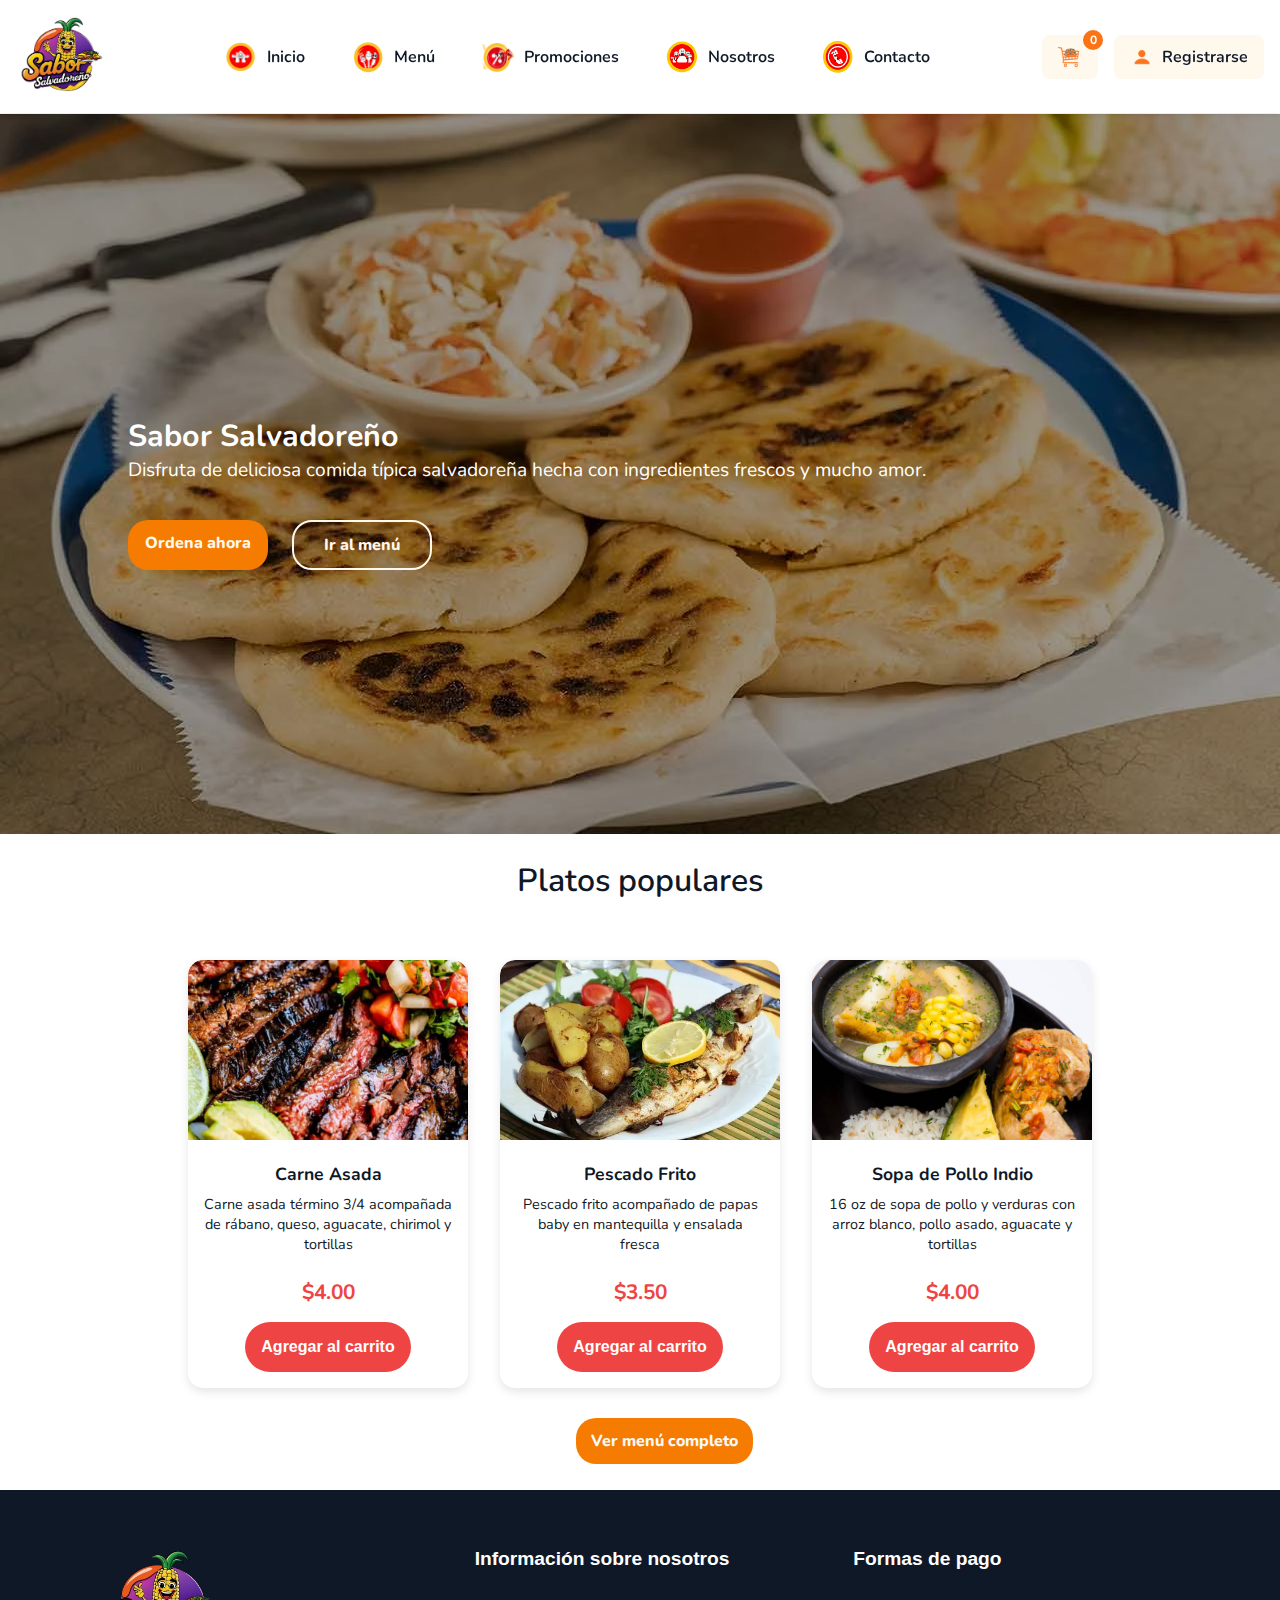
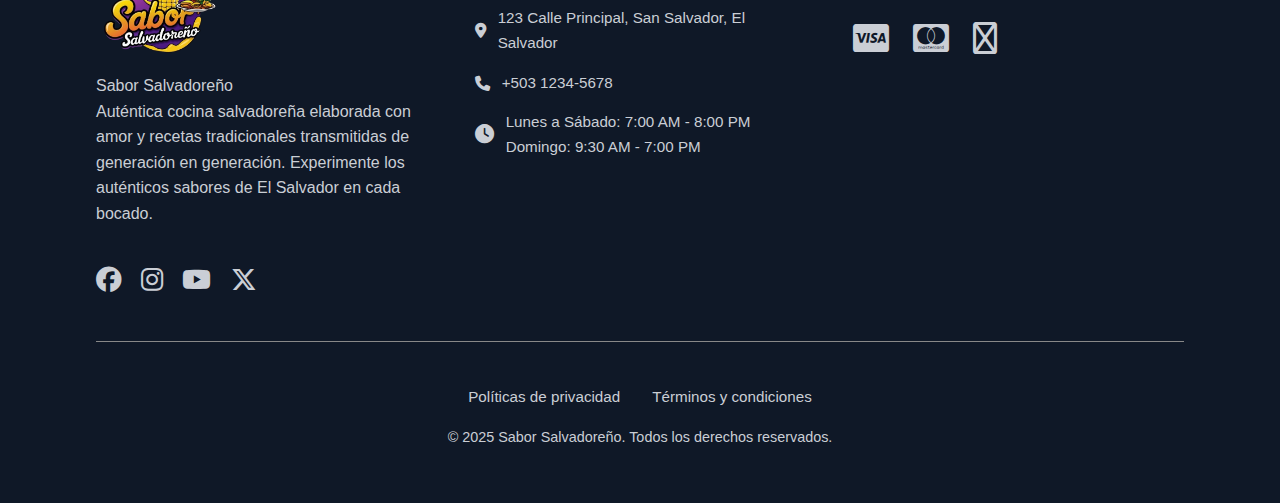
<file: DESARROLLO WEB/ProyectoDeCatedra_DesarrolloWeb/index.html>
<!--Página de inicio de la página web-->
<!DOCTYPE html>
<html lang="en">

<head>
    <meta charset="UTF-8">
    <meta name="viewport" content="width=device-width, initial-scale=1.0">
    <title>Sabor Salvadoreño</title>
    <!-- Fuente: Font Awesome 6.5 -->
    <link rel="stylesheet" href="https://cdnjs.cloudflare.com/ajax/libs/font-awesome/6.5.0/css/all.min.css">
    <link rel="stylesheet" href="./css/header.css">
    <link rel="stylesheet" href="./css/inicioIndex.css">
    <link rel="stylesheet" href="./css/menu.css">
</head>

<body>
    <!--Menú de navegación:-->
    <header>
        <div class="navegacion_sitio">
            <div class="logo">
                <a href="./index.html">
                    <img src="./img/logoSaborSalvadorenno.png" alt="Logo restaurante" class="logo-img">
                </a>
            </div>

            <nav class="main-nav">
                <ul>
                    <li>
                        <a href="./index.html" class="iconos">
                            <img src="./img/IconInicio.png" alt="Inicio"> Inicio
                        </a>
                    </li>
                    <li>
                        <a href="./html/menu.html" class="iconos">
                            <img src="./img/IconMenu.png" alt="Menu"> Menú
                        </a>
                    </li>
                    <li>
                        <a href="./html/promocion.html" class="iconos">
                            <img src="./img/IconPromocion.png" alt="Promocion"> Promociones
                        </a>
                    </li>
                    <li>
                        <a href="./html/aboutus.html" class="iconos">
                            <img src="./img/IconNosotros.png" alt="Nosotros"> Nosotros
                        </a>
                    </li>
                    <li>
                        <a href="./html/contacto.html" class="iconos">
                            <img src="./img/IconContacto.png" alt="Contacto"> Contacto
                        </a>
                    </li>
                </ul>
            </nav>

            <div class="user-actions">
                <a href="#" class="cart-icon">
                    <img src="./img/IconCarrito.png" alt="Carrito">
                    <span class="cart-badge">0</span>
                </a>
                <a href="login.html" class="login-btn">
                    <img src="./img/IconLogin.png" alt="Login"> Registrarse
                </a>
            </div>
        </div>
    </header>

    <div class="contenido-inicio">

        <!--Sección para imágenes principales:-->
        <section class="contenedor-imgs-carrusel">
            <!--Imágenes para el fondo borroso-->
            <div class="carrusel-borroso" data-flickity-options="{'wrapAround': true}">
                <img src="./img/inicio/pupusas.webp" alt="Imagen Principal 1">
                <img src="./img/inicio/yuca.jpg" alt="Imagen Principal 2">
                <img src="./img/inicio/tamales.png" alt="Imagen Principal 3">
                <img src="./img/inicio/empanadas.webp" alt="Imagen Principal 4">
                <img src="./img/inicio/canoas.jpg" alt="Imagen Principal 5">
            </div>

            <!--Este es el carrusel del inicio-->
            <div class="carrusel" data-flickity-options="{'wrapAround': true}">
                <img src="./img/inicio/pupusas.webp" alt="Imagen Principal 1">
                <img src="./img/inicio/yuca.jpg" alt="Imagen Principal 2">
                <img src="./img/inicio/tamales.png" alt="Imagen Principal 3">
                <img src="./img/inicio/empanadas.webp" alt="Imagen Principal 4">
                <img src="./img/inicio/canoas.jpg" alt="Imagen Principal 5">
            </div>

            <div class="grid-texto">
                <h2>Sabor Salvadoreño</h2>
                <p>Disfruta de deliciosa comida típica salvadoreña hecha con
                    ingredientes frescos y mucho amor.
                </p>

                <div class="botones-grid">
                    <a href="javascript:void(0);" class="btnOrdenar" onclick="irAlCarrito()">
                        Ordena ahora
                    </a>
                    <a href="./html/menu.html" class="btnMenu">
                        Ir al menú
                    </a>
                </div>
            </div>
        </section>

        <section class="platos-populares">
            <div id="platos-principales" class="categoria-seccion">
                <h2 id="platos-populares">Platos populares</h2>
                <div class="grid-cartas" id="cartas-index">
                    <article class="tarjeta-comida">
                        <div class="img">
                            <img src="./img/carneasadaMenu.jpg" alt="Carne asada">
                        </div>

                        <div class="info">
                            <h3>Carne Asada</h3>
                            <p>Carne asada término 3/4 acompañada de rábano, queso, aguacate, chirimol y tortillas</p>
                        </div>

                        <div class="precio">
                            <h3 class="precio-actual">$4.00</h3>
                        </div>

                        <button class="boton-ordenar" type="button"  onclick="agregarAlCarrito('Carne Asada', 4.00)">
                            Agregar al carrito
                        </button>
                    </article>

                    <article class="tarjeta-comida">
                        <div class="img">
                            <img src="./img/pescadofritoMenu.webp" alt="Pescado frito">
                        </div>

                        <div class="info">
                            <h3>Pescado Frito</h3>
                            <p>Pescado frito acompañado de papas baby en mantequilla y ensalada fresca</p>
                        </div>

                        <div class="precio">
                            <h3 class="precio-actual">$3.50</h3>
                        </div>

                        <button class="boton-ordenar" type="button"  onclick="agregarAlCarrito('Pescado Frito', 3.50)">
                            Agregar al carrito
                        </button>
                    </article>

                    <article class="tarjeta-comida">
                        <div class="img">
                            <img src="./img/sopadepolloMenu.jpg" alt="Sopa de pollo indio">
                        </div>

                        <div class="info">
                            <h3>Sopa de Pollo Indio</h3>
                            <p>16 oz de sopa de pollo y verduras con arroz blanco, pollo asado, aguacate y tortillas</p>
                        </div>

                        <div class="precio">
                            <h3 class="precio-actual">$4.00</h3>
                        </div>

                        <button class="boton-ordenar" type="button"  onclick="agregarAlCarrito('Sopa de pollo indio', 4.00)">
                            Agregar al carrito
                        </button>
                    </article>
                </div>
            </div>

            <a href="./html/menu.html" id="botonMenuIndex">
                Ver menú completo
            </a>
        </section>
    </div>


    <footer class="pie">
        <div class="footer_contenido">

            <div class="footer_columna">
                <div class="logo">
                    <img src="./img/logoSaborSalvadorenno.png" alt="Logo restaurante" class="logo-img">
                    <p class="footer_titulo">Sabor Salvadoreño</p>
                    <p>Auténtica cocina salvadoreña elaborada con amor y recetas tradicionales transmitidas de
                        generación en
                        generación. Experimente los auténticos sabores de El Salvador en cada bocado.</p>
                </div>
                <div class="redes_sociales">
                    <ul>
                        <li><a href="https://www.facebook.com/?locale=es_LA" target="_blank"><i
                                    class="fa-brands fa-facebook"></i></a></li>
                        <li><a href="https://www.instagram.com" target="_blank"><i
                                    class="fa-brands fa-instagram"></i></a></li>
                        <li><a href="https://www.youtube.com" target="_blank"><i class="fa-brands fa-youtube"></i></a>
                        </li>
                        <li><a href="https://x.com/?lang=es" target="_blank"><i class="fa-brands fa-x-twitter"></i></a>
                        </li>
                    </ul>
                </div>
            </div>

            <div class="footer_columna">
                <h3>Información sobre nosotros</h3>
                <ul>
                    <li><i class="fa-solid fa-location-dot"></i> 123 Calle Principal, San Salvador, El Salvador</li>
                    <li><i class="fa-solid fa-phone"></i> +503 1234-5678</li>
                    <li class="horario">
                        <i class="fa-solid fa-clock"></i>
                        <div class="horario_texto">
                            <p>Lunes a Sábado: 7:00 AM - 8:00 PM</p>
                            <p>Domingo: 9:30 AM - 7:00 PM</p>
                        </div>
                    </li>
                </ul>
            </div>

            <div class="footer_columna">
                <h3>Formas de pago</h3>
                <div class="formas_pago">
                    <i class="fa-brands fa-cc-visa"></i>
                    <i class="fa-brands fa-cc-mastercard"></i>
                    <i class="fa-regular fa-money-bill"></i>
                </div>
            </div>

        </div>

        <div id="footer_politicas">
            <ul>
                <li><a href="#">Políticas de privacidad</a></li>
                <li><a href="#">Términos y condiciones</a></li>
            </ul>
            <p>© 2025 Sabor Salvadoreño. Todos los derechos reservados.</p>
        </div>
    </footer>


    <script>
        window.agregarAlCarrito = (nombre, precio) => {
            alert(`El producto "${nombre}" fue agregado al carrito por $${precio.toFixed(2)}`);
        };

        window.irAlCarrito =()=>{
            alert(`Este botón te dirige a la sección del carrito`)
        }
    </script>

</body>

</html>
</file>
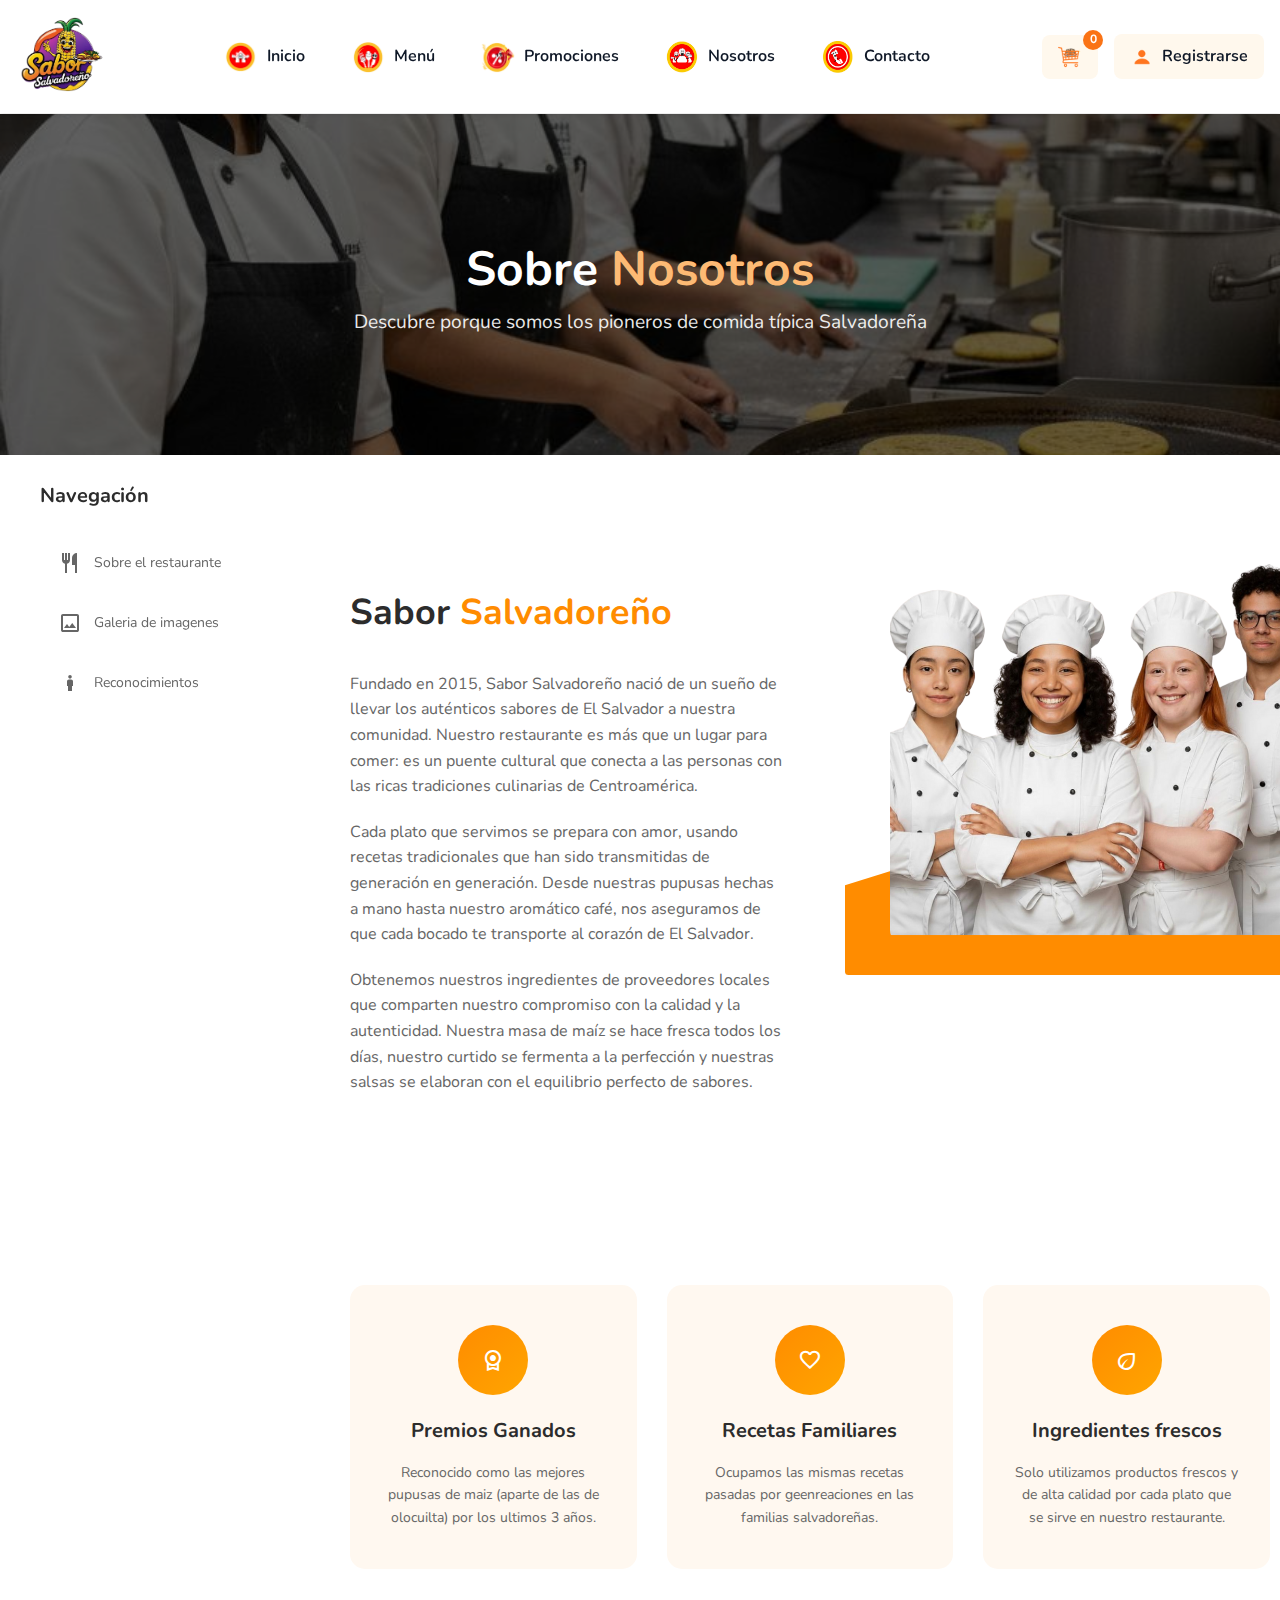
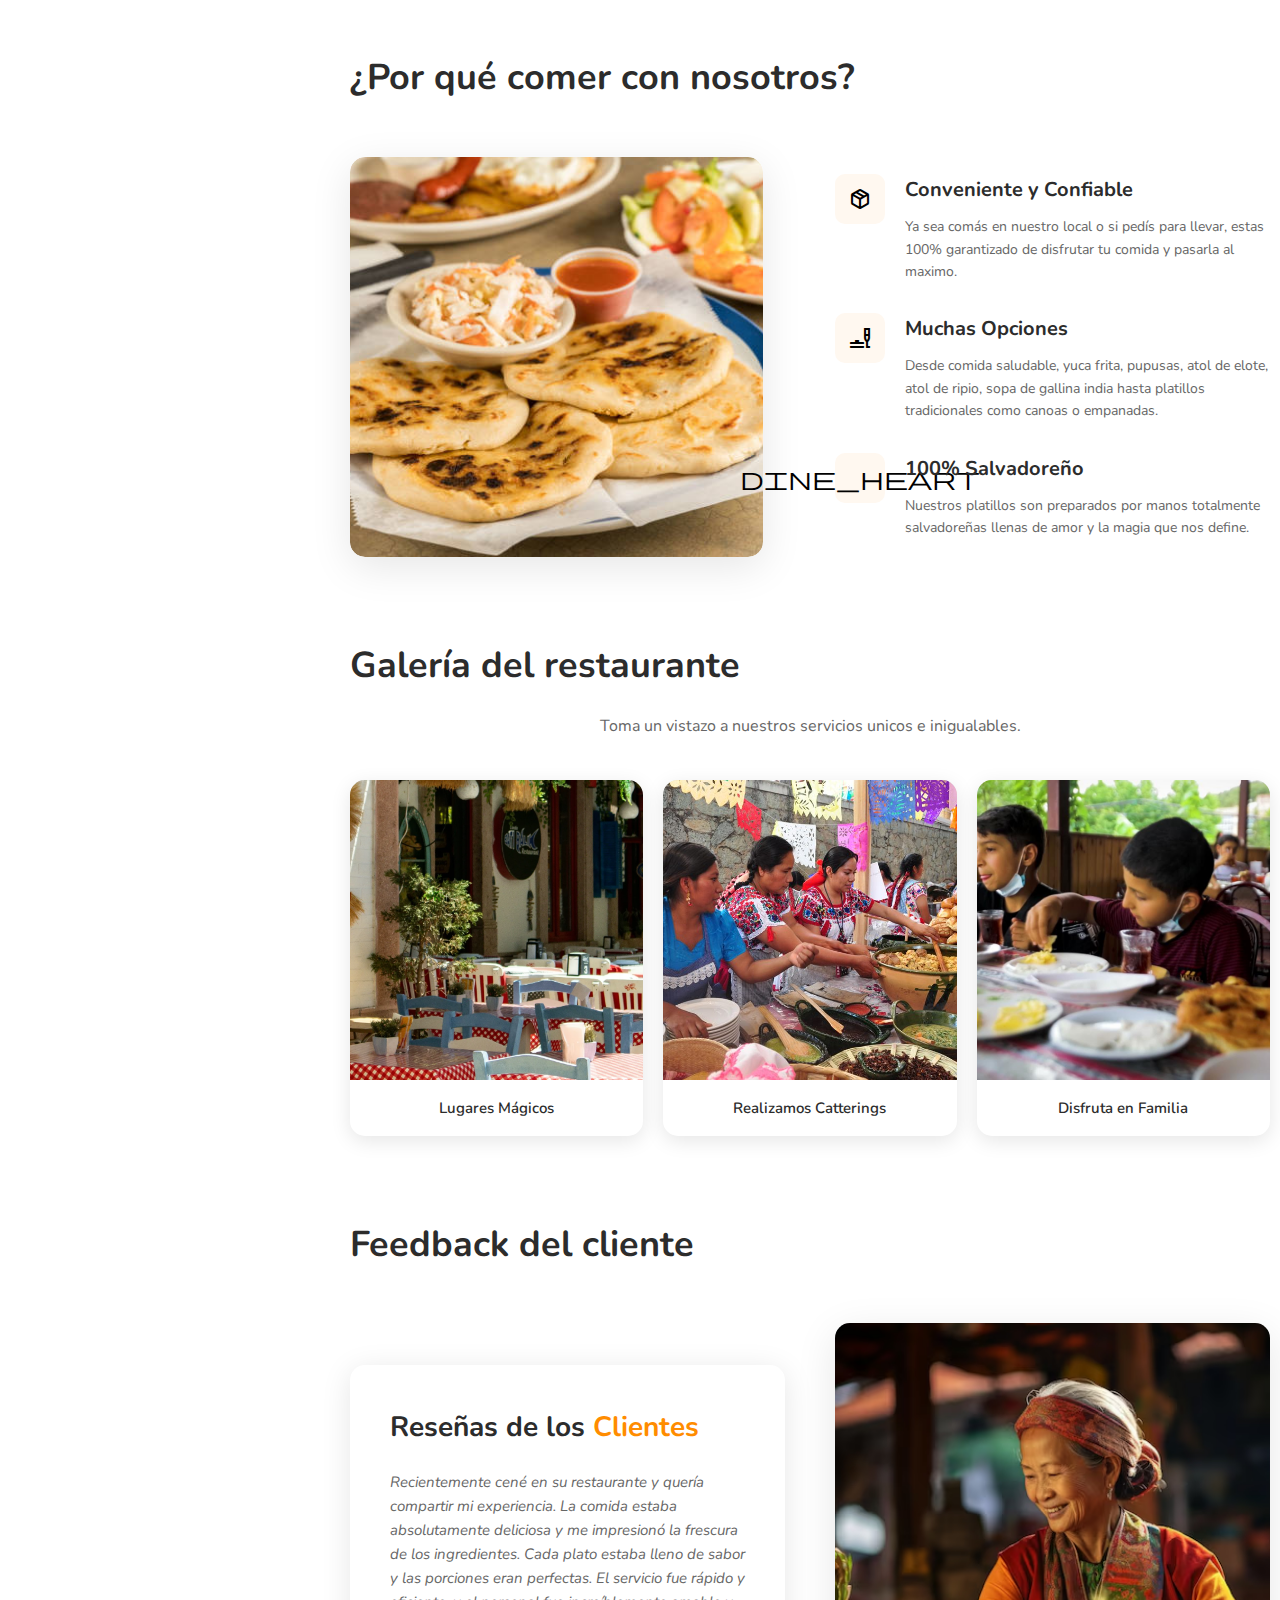
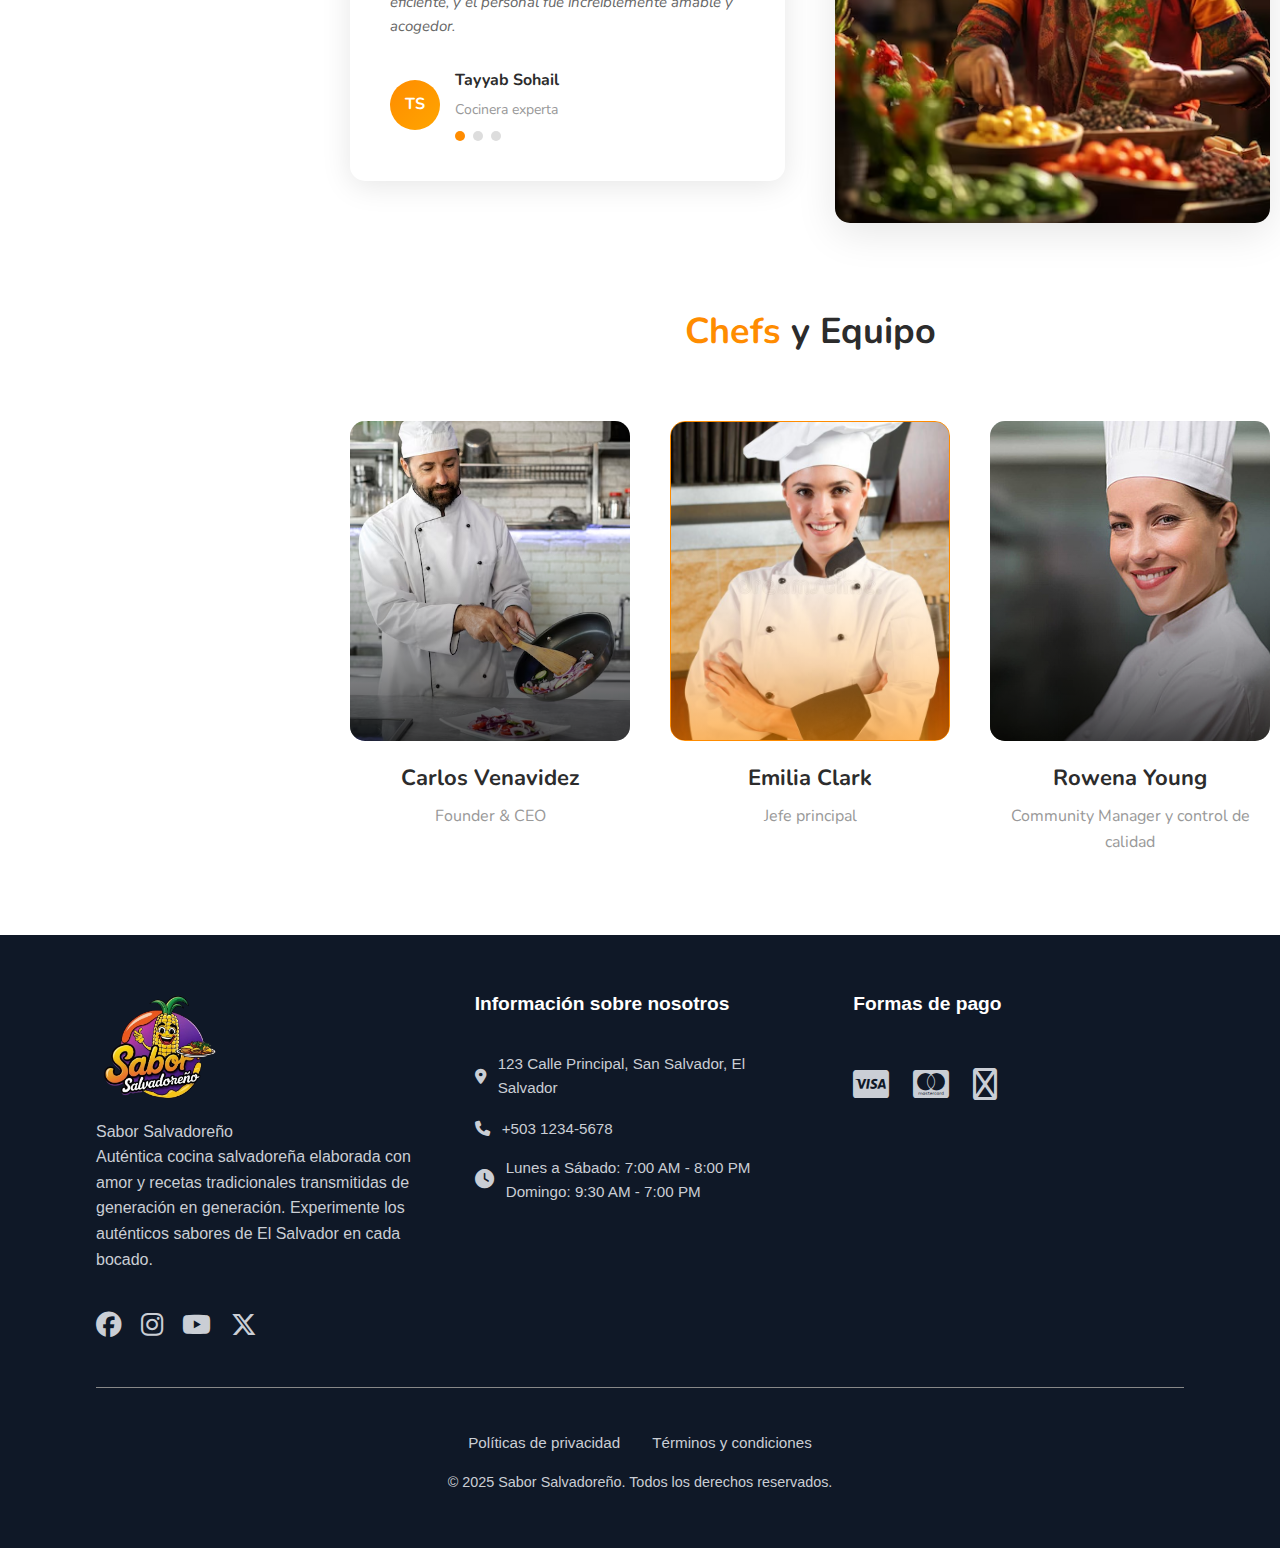
<file: DESARROLLO WEB/ProyectoDeCatedra_DesarrolloWeb/html/aboutus.html>
<!DOCTYPE html>
<html lang="es">

<head>
    <meta charset="UTF-8">
    <meta name="viewport" content="width=device-width, initial-scale=1.0">
    <title>Seccion About</title>
    <!-- iconos -->

    <link rel="stylesheet" href="../css/aboutus.css">
    <link rel="stylesheet" href="../css/header.css">

    <!-- Fuente: Font Awesome 6.5 -->
    <link rel="stylesheet" href="https://cdnjs.cloudflare.com/ajax/libs/font-awesome/6.5.0/css/all.min.css">

    <link rel="stylesheet"
        href="https://fonts.googleapis.com/css2?family=Material+Symbols+Outlined:opsz,wght,FILL,GRAD@24,400,0,0" />
</head>

<body>
    <!--Menú de navegación:-->
    <header>
        <div class="navegacion_sitio">
            <div class="logo">
                <a href="../index.html">
                    <img src="../img/logoSaborSalvadorenno.png" alt="Logo restaurante" class="logo-img">
                </a>
            </div>

            <nav class="main-nav">
                <ul>
                    <li>
                        <a href="../index.html" class="iconos">
                            <img src="../img/IconInicio.png" alt="Inicio"> Inicio
                        </a>
                    </li>
                    <li>
                        <a href="../html/menu.html" class="iconos">
                            <img src="../img/IconMenu.png" alt="Menu"> Menú
                        </a>
                    </li>
                    <li>
                        <a href="../html/promocion.html" class="iconos">
                            <img src="../img/IconPromocion.png" alt="Promocion"> Promociones
                        </a>
                    </li>
                    <li>
                        <a href="../html/aboutus.html" class="iconos">
                            <img src="../img/IconNosotros.png" alt="Nosotros"> Nosotros
                        </a>
                    </li>
                    <li>
                        <a href="../html/contacto.html" class="iconos">
                            <img src="../img/IconContacto.png" alt="Contacto"> Contacto
                        </a>
                    </li>
                </ul>
            </nav>

            <div class="user-actions">
                <a href="#" class="cart-icon">
                    <img src="../img/IconCarrito.png" alt="Carrito">
                    <span class="cart-badge">0</span>
                </a>
                <a href="../login.html" class="login-btn">
                    <img src="../img/IconLogin.png" alt="Login"> Registrarse
                </a>
            </div>
        </div>
    </header>

    <section class="seccion-nosotros">

        <div class="hero">
            <h1>Sobre <span>Nosotros</span></h1>
            <p>Descubre porque somos los pioneros de comida típica Salvadoreña</p>
        </div>

        <div class="contenedor-principal">
            <!-- menu de navegacion lateral -->
            <aside class="menu-lateral">
                <h3>Navegación</h3>
                <a href="#sobre-restaurante" class="item-menu">
                    <span class="material-symbols-outlined">
                        restaurant
                    </span>
                    <span>Sobre el restaurante</span>
                </a>
                <a href="#galeria" class="item-menu">
                    <span class="material-symbols-outlined">
                        image
                    </span>
                    <span>Galeria de imagenes</span>
                </a>
                <a href="#creadores" class="item-menu">
                    <span class="material-symbols-outlined">
                        boy
                    </span>
                    <span>Reconocimientos</span>
                </a>
            </aside>

            <!-- contenido principal -->
            <main class="contenido-derecha">
                <!-- info del restaurante -->
                <div id="sobre-restaurante" class="bloque-contenido">
                    <div class="info-restaurante">
                        <div class="texto-restaurante">
                            <h2>Sabor <span class="texto-naranja">Salvadoreño</span></h2>
                            <p>Fundado en 2015, Sabor Salvadoreño nació de un sueño de llevar los auténticos sabores de
                                El Salvador a nuestra comunidad. Nuestro restaurante es más que un lugar para comer: es
                                un puente cultural que conecta a las personas con las ricas tradiciones culinarias de
                                Centroamérica.</p>
                            <p>Cada plato que servimos se prepara con amor, usando recetas tradicionales que han sido
                                transmitidas de generación en generación. Desde nuestras pupusas hechas a mano hasta
                                nuestro aromático café, nos aseguramos de que cada bocado te transporte al corazón de El
                                Salvador.</p>
                            <p>Obtenemos nuestros ingredientes de proveedores locales que comparten nuestro compromiso
                                con la calidad y la autenticidad. Nuestra masa de maíz se hace fresca todos los días,
                                nuestro curtido se fermenta a la perfección y nuestras salsas se elaboran con el
                                equilibrio perfecto de sabores.</p>
                        </div>
                        <div class="imagen-restaurante">
                            <div class="placeholder-img">
                                <img src="../img/20245274 Alejandro Duron IKIGAI.png" alt="">
                            </div>
                            <div class="forma-diagonal"></div>
                        </div>
                    </div>

                    <!-- tarjetas con caracteristicas -->
                    <div class="tarjetas-caracteristicas">
                        <div class="tarjeta">
                            <div class="icono-tarjeta"><span class="material-symbols-outlined">
                                    license
                                </span></div>
                            <h3>Premios Ganados</h3>
                            <p>Reconocido como las mejores pupusas de maiz (aparte de las de olocuilta) por los ultimos
                                3 años.</p>
                        </div>
                        <div class="tarjeta">
                            <div class="icono-tarjeta"><span class="material-symbols-outlined">
                                    favorite
                                </span></div>
                            <h3>Recetas Familiares</h3>
                            <p>Ocupamos las mismas recetas pasadas por geenreaciones en las familias salvadoreñas.</p>
                        </div>
                        <div class="tarjeta">
                            <div class="icono-tarjeta"><span class="material-symbols-outlined">
                                    eco
                                </span></div>
                            <h3>Ingredientes frescos</h3>
                            <p>Solo utilizamos productos frescos y de alta calidad por cada plato que se sirve en
                                nuestro restaurante.</p>
                        </div>
                    </div>

                    <div class="por-que-elegirnos">
                        <h2>¿Por qué comer con nosotros?</h2>
                        <div class="contenido-porque">
                            <div class="imagen-comida">
                                <div class="placeholder-img">
                                    <img src="../img/istockphoto-1235012545-612x612.jpg" alt="">
                                </div>
                            </div>
                            <div class="lista-razones">
                                <div class="razon">
                                    <div class="icono-razon"><span class="material-symbols-outlined">
                                            package_2
                                        </span></div>
                                    <div class="texto-razon">
                                        <h3>Conveniente y Confiable</h3>
                                        <p>Ya sea comás en nuestro local o si pedís para llevar, estas 100% garantizado
                                            de disfrutar tu comida y pasarla al maximo.</p>
                                    </div>
                                </div>
                                <div class="razon">
                                    <div class="icono-razon"><span class="material-symbols-outlined">
                                            brunch_dining
                                        </span></div>
                                    <div class="texto-razon">
                                        <h3>Muchas Opciones</h3>
                                        <p>Desde comida saludable, yuca frita, pupusas, atol de elote, atol de ripio,
                                            sopa de gallina india hasta platillos tradicionales como canoas o empanadas.
                                        </p>
                                    </div>
                                </div>
                                <div class="razon">
                                    <div class="icono-razon"><span class="material-symbols-outlined">
                                            dine_heart
                                        </span></div>
                                    <div class="texto-razon">
                                        <h3>100% Salvadoreño</h3>
                                        <p>Nuestros platillos son preparados por manos totalmente salvadoreñas llenas de
                                            amor y la magia que nos define.</p>
                                    </div>
                                </div>
                            </div>
                        </div>
                    </div>
                </div>

                <!-- seccion de galeria -->
                <div id="galeria" class="bloque-contenido seccion-galeria">
                    <h2>Galería del restaurante</h2>
                    <p class="descripcion-galeria">Toma un vistazo a nuestros servicios unicos e inigualables.</p>
                    <div class="grid-galeria">
                        <div class="foto-galeria">
                            <div class="placeholder-galeria"><img src="../img/emrecan-dora-bl15ndn0bfy-unsplash-1.webp"
                                    alt=""></div>
                            <div class="texto-galeria">
                                <p>Lugares Mágicos</p>
                            </div>
                        </div>
                        <div class="foto-galeria">
                            <div class="placeholder-galeria"><img src="../img/chefscocinando.jpg" alt=""></div>
                            <div class="texto-galeria">
                                <p>Realizamos Catterings</p>
                            </div>
                        </div>
                        <div class="foto-galeria">
                            <div class="placeholder-galeria"><img src="../img/clientes.jpg" alt=""></div>
                            <div class="texto-galeria">
                                <p>Disfruta en Familia</p>
                            </div>
                        </div>
                    </div>
                </div>

                <!-- opiniones de clientes y equipo -->
                <div id="creadores" class="bloque-contenido seccion-opiniones">
                    <h2>Feedback del cliente</h2>
                    <div class="contenido-opiniones">
                        <div class="caja-opinion">
                            <h3>Reseñas de los <span>Clientes</span></h3>
                            <p class="texto-opinion">
                                Recientemente cené en su restaurante y quería compartir mi experiencia. La comida estaba
                                absolutamente deliciosa y me impresionó la frescura de los ingredientes. Cada plato
                                estaba lleno de sabor y las porciones eran perfectas. El servicio fue rápido y
                                eficiente, y el personal fue increíblemente amable y acogedor.
                            </p>
                            <div class="persona-opina">
                                <div class="avatar-persona">TS</div>
                                <div class="info-persona">
                                    <h4>Tayyab Sohail</h4>
                                    <p>Cocinera experta</p>
                                    <div class="puntos-rating">
                                        <span class="punto activo"></span>
                                        <span class="punto"></span>
                                        <span class="punto"></span>
                                    </div>
                                </div>
                            </div>
                        </div>
                        <div class="imagen-chef">
                            <div class="placeholder-chef">
                                <img src="../img/chefjuanita.jpg" alt="">
                            </div>
                        </div>
                    </div>
                </div>

                <div id="creadores" class="bloque-contenido seccion-equipo">
                    <div class="encabezado-equipo">
                        <h2><span class="texto-naranja">Chefs</span> y Equipo</h2>
                    </div>
                    <div class="grid-equipo">
                        <div class="tarjeta-miembro">
                            <div class="foto-miembro">
                                <img src="../img/juan.jpg" alt="Carlos Rodriguez">
                            </div>
                            <h3>Carlos Venavidez</h3>
                            <p>Founder & CEO</p>
                        </div>
                        <div class="tarjeta-miembro">
                            <div class="foto-miembro destacado">
                                <img src="../img/camila.jpg" alt="Emily Johnson">
                            </div>
                            <h3>Emilia Clark</h3>
                            <p>Jefe principal</p>
                        </div>
                        <div class="tarjeta-miembro">
                            <div class="foto-miembro">
                                <img src="../img/maria.jpg" alt="David Young">
                            </div>
                            <h3>Rowena Young</h3>
                            <p>Community Manager y control de calidad</p>
                        </div>
                    </div>
                </div>
            </main>
        </div>
    </section>

    <footer class="pie">
        <div class="footer_contenido">

            <div class="footer_columna">
                <div class="logo">
                    <img src="../img/logoSaborSalvadorenno.png" alt="Logo restaurante" class="logo-img">
                    <p class="footer_titulo">Sabor Salvadoreño</p>
                    <p>Auténtica cocina salvadoreña elaborada con amor y recetas tradicionales transmitidas de
                        generación en
                        generación. Experimente los auténticos sabores de El Salvador en cada bocado.</p>
                </div>
                <div class="redes_sociales">
                    <ul>
                        <li><a href="https://www.facebook.com/?locale=es_LA" target="_blank"><i
                                    class="fa-brands fa-facebook"></i></a></li>
                        <li><a href="https://www.instagram.com" target="_blank"><i
                                    class="fa-brands fa-instagram"></i></a></li>
                        <li><a href="https://www.youtube.com" target="_blank"><i class="fa-brands fa-youtube"></i></a>
                        </li>
                        <li><a href="https://x.com/?lang=es" target="_blank"><i class="fa-brands fa-x-twitter"></i></a>
                        </li>
                    </ul>
                </div>
            </div>

            <div class="footer_columna">
                <h3>Información sobre nosotros</h3>
                <ul>
                    <li><i class="fa-solid fa-location-dot"></i> 123 Calle Principal, San Salvador, El Salvador</li>
                    <li><i class="fa-solid fa-phone"></i> +503 1234-5678</li>
                    <li class="horario">
                        <i class="fa-solid fa-clock"></i>
                        <div class="horario_texto">
                            <p>Lunes a Sábado: 7:00 AM - 8:00 PM</p>
                            <p>Domingo: 9:30 AM - 7:00 PM</p>
                        </div>
                    </li>
                </ul>
            </div>

            <div class="footer_columna">
                <h3>Formas de pago</h3>
                <div class="formas_pago">
                    <i class="fa-brands fa-cc-visa"></i>
                    <i class="fa-brands fa-cc-mastercard"></i>
                    <i class="fa-regular fa-money-bill"></i>
                </div>
            </div>

        </div>

        <div id="footer_politicas">
            <ul>
                <li><a href="#">Políticas de privacidad</a></li>
                <li><a href="#">Términos y condiciones</a></li>
            </ul>
            <p>© 2025 Sabor Salvadoreño. Todos los derechos reservados.</p>
        </div>
    </footer>
</body>

</html>
</file>
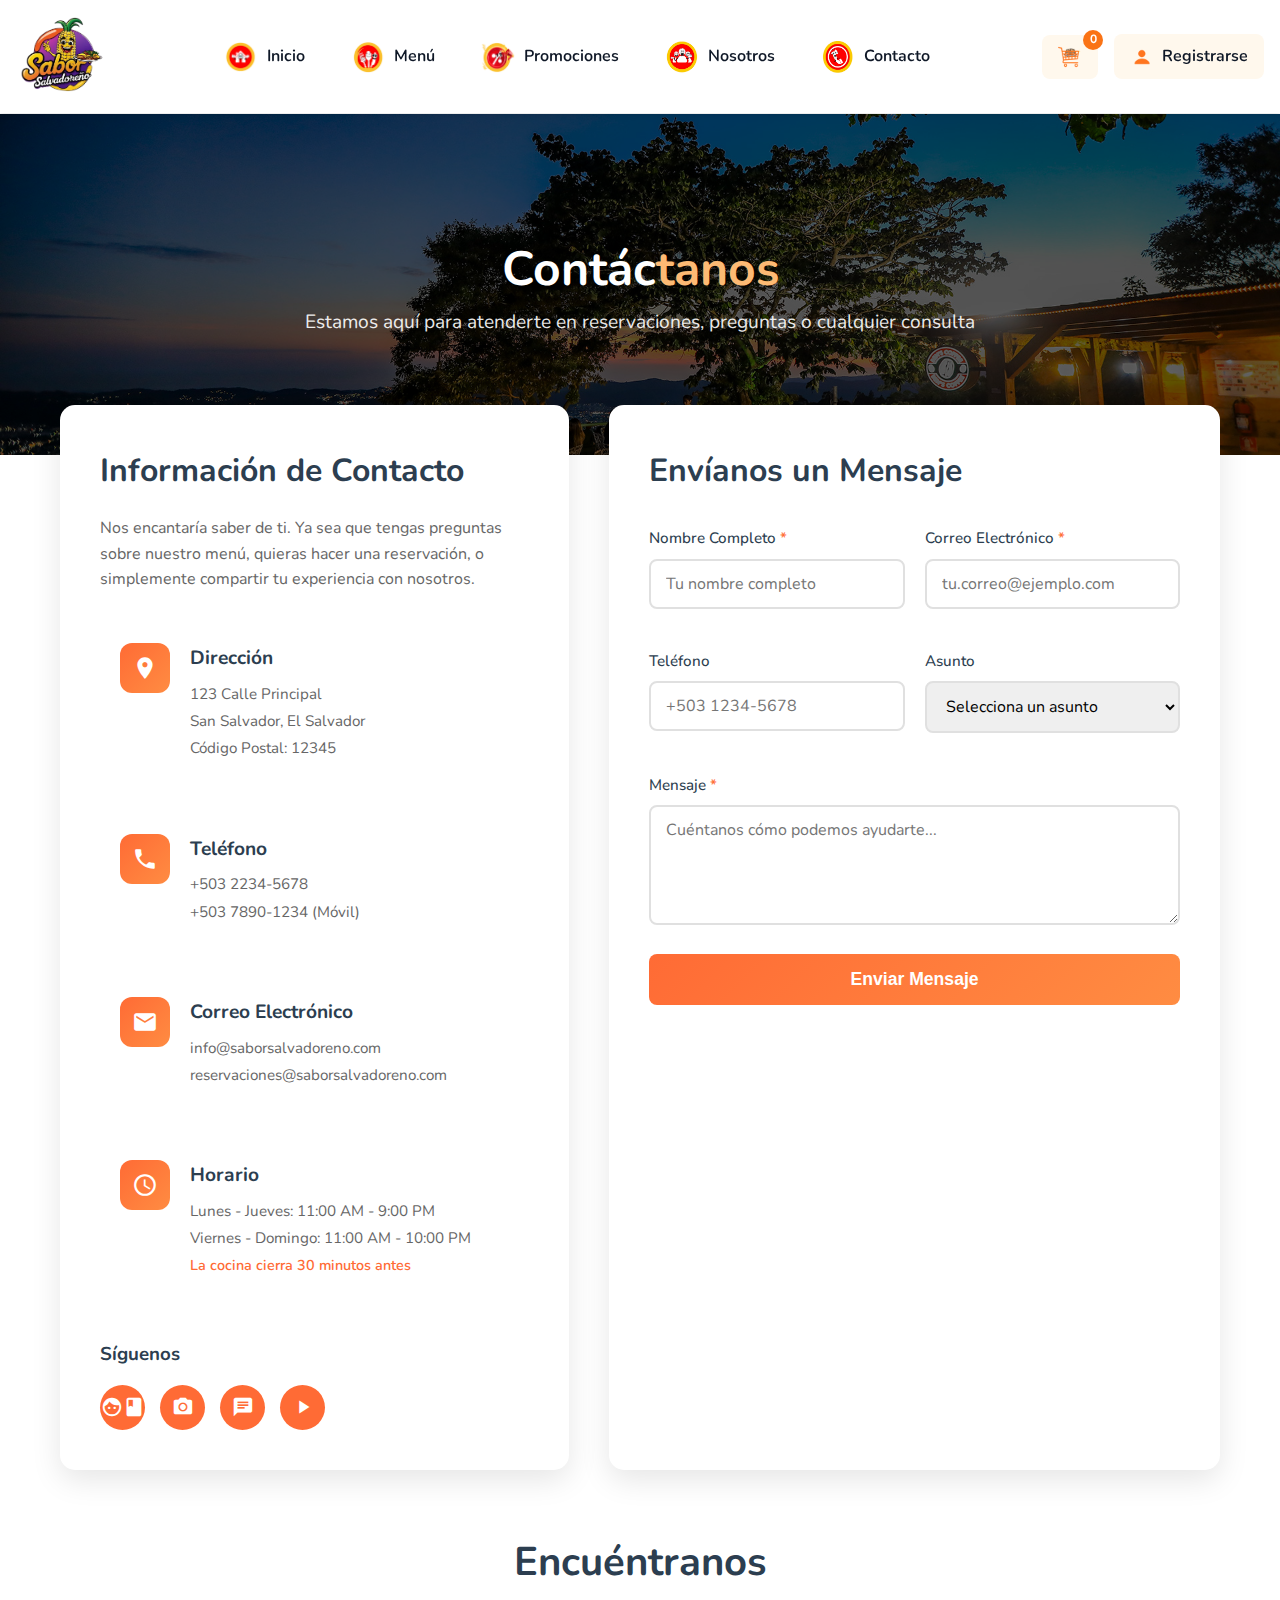
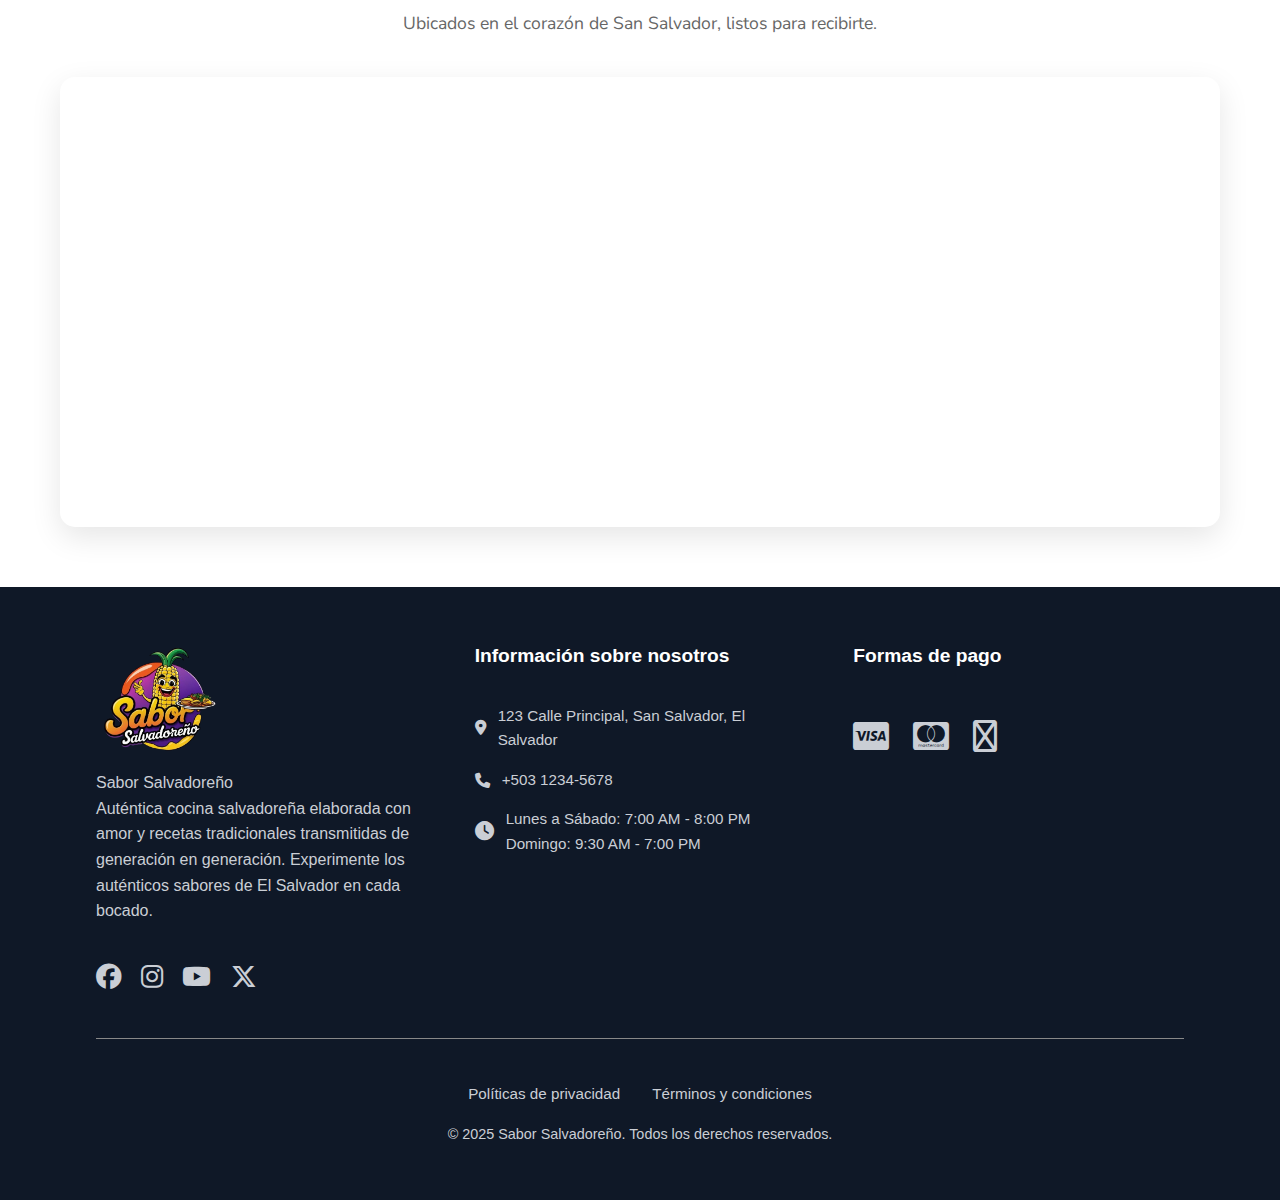
<file: DESARROLLO WEB/ProyectoDeCatedra_DesarrolloWeb/html/contacto.html>
<!DOCTYPE html>
<html lang="es">

<head>
    <meta charset="UTF-8">
    <meta name="viewport" content="width=device-width, initial-scale=1.0">
    <title>Contacto - Sabor Salvadoreño</title>

    <link rel="stylesheet" href="../css/header.css">
    <link rel="stylesheet" href="../css/formulario.css">

    <link href="https://fonts.googleapis.com/icon?family=Material+Icons" rel="stylesheet">
    <link rel="stylesheet" href="https://cdnjs.cloudflare.com/ajax/libs/font-awesome/6.5.0/css/all.min.css">
</head>

<body>
    <!--Menú de navegación:-->
    <header>
        <div class="navegacion_sitio">
            <div class="logo">
                <a href="../index.html">
                    <img src="../img/logoSaborSalvadorenno.png" alt="Logo restaurante" class="logo-img">
                </a>
            </div>

            <nav class="main-nav">
                <ul>
                    <li>
                        <a href="../index.html" class="iconos">
                            <img src="../img/IconInicio.png" alt="Inicio"> Inicio
                        </a>
                    </li>
                    <li>
                        <a href="../html/menu.html" class="iconos">
                            <img src="../img/IconMenu.png" alt="Menu"> Menú
                        </a>
                    </li>
                    <li>
                        <a href="../html/promocion.html" class="iconos">
                            <img src="../img/IconPromocion.png" alt="Promocion"> Promociones
                        </a>
                    </li>
                    <li>
                        <a href="../html/aboutus.html" class="iconos">
                            <img src="../img/IconNosotros.png" alt="Nosotros"> Nosotros
                        </a>
                    </li>
                    <li>
                        <a href="../html/contacto.html" class="iconos">
                            <img src="../img/IconContacto.png" alt="Contacto"> Contacto
                        </a>
                    </li>
                </ul>
            </nav>

            <div class="user-actions">
                <a href="#" class="cart-icon">
                    <img src="../img/IconCarrito.png" alt="Carrito">
                    <span class="cart-badge">0</span>
                </a>
                <a href="../login.html" class="login-btn">
                    <img src="../img/IconLogin.png" alt="Login"> Registrarse
                </a>
            </div>
        </div>
    </header>

    <div class="contenido-contacto">
        <section class="hero">
            <h1>Contác<span>tanos</span></h1>
            <p>Estamos aquí para atenderte en reservaciones, preguntas o cualquier consulta</p>
        </section>

        <div class="contact-container">
            <div class="contact-info">
                <h2>Información de Contacto</h2>
                <p>Nos encantaría saber de ti. Ya sea que tengas preguntas sobre nuestro menú, quieras hacer una
                    reservación, o simplemente compartir tu experiencia con nosotros.</p>

                <div class="info-item">
                    <div class="icon">
                        <span class="material-icons">location_on</span>
                    </div>
                    <div class="info-content">
                        <h3>Dirección</h3>
                        <p>123 Calle Principal</p>
                        <p>San Salvador, El Salvador</p>
                        <p>Código Postal: 12345</p>
                    </div>
                </div>

                <div class="info-item">
                    <div class="icon">
                        <span class="material-icons">phone</span>
                    </div>
                    <div class="info-content">
                        <h3>Teléfono</h3>
                        <p>+503 2234-5678</p>
                        <p>+503 7890-1234 (Móvil)</p>
                    </div>
                </div>

                <div class="info-item">
                    <div class="icon">
                        <span class="material-icons">email</span>
                    </div>
                    <div class="info-content">
                        <h3>Correo Electrónico</h3>
                        <p>info@saborsalvadoreno.com</p>
                        <p>reservaciones@saborsalvadoreno.com</p>
                    </div>
                </div>

                <div class="info-item">
                    <div class="icon">
                        <span class="material-icons">schedule</span>
                    </div>
                    <div class="info-content">
                        <h3>Horario</h3>
                        <p>Lunes - Jueves: 11:00 AM - 9:00 PM</p>
                        <p>Viernes - Domingo: 11:00 AM - 10:00 PM</p>
                        <p class="highlight">La cocina cierra 30 minutos antes</p>
                    </div>
                </div>

                <div class="social-links">
                    <h3>Síguenos</h3>
                    <div class="social-icons">
                        <a href="#" class="social-icon" title="Facebook">
                            <span class="material-icons">facebook</span>
                        </a>
                        <a href="#" class="social-icon" title="Instagram">
                            <span class="material-icons">photo_camera</span>
                        </a>
                        <a href="#" class="social-icon" title="Twitter">
                            <span class="material-icons">chat</span>
                        </a>
                        <a href="#" class="social-icon" title="YouTube">
                            <span class="material-icons">play_arrow</span>
                        </a>
                    </div>
                </div>
            </div>

            <div class="contact-form">
                <h2>Envíanos un Mensaje</h2>
                <form id="contactForm">
                    <div class="form-row">
                        <div class="form-group">
                            <label>Nombre Completo <span>*</span></label>
                            <input type="text" id="fullName" placeholder="Tu nombre completo" required>
                        </div>
                        <div class="form-group">
                            <label>Correo Electrónico <span>*</span></label>
                            <input type="email" id="email" placeholder="tu.correo@ejemplo.com" required>
                        </div>
                    </div>

                    <div class="form-row">
                        <div class="form-group">
                            <label>Teléfono</label>
                            <input type="tel" id="phone" placeholder="+503 1234-5678">
                        </div>
                        <div class="form-group">
                            <label>Asunto</label>
                            <select id="subject">
                                <option value="">Selecciona un asunto</option>
                                <option value="reservation">Reservación</option>
                                <option value="inquiry">Consulta General</option>
                                <option value="feedback">Comentarios</option>
                                <option value="catering">Catering</option>
                                <option value="other">Otro</option>
                            </select>
                        </div>
                    </div>

                    <div class="form-group">
                        <label>Mensaje <span>*</span></label>
                        <textarea id="message" placeholder="Cuéntanos cómo podemos ayudarte..." maxlength="500"
                            required></textarea>
                    </div>

                    <button type="submit" class="submit-btn">Enviar Mensaje</button>
                </form>
            </div>
        </div>

        <section class="map-section">
            <h2>Encuéntranos</h2>
            <p>Ubicados en el corazón de San Salvador, listos para recibirte.</p>
            <div class="map-container">
                <iframe
                    src="https://www.openstreetmap.org/export/embed.html?bbox=-89.2170%2C13.6929%2C-89.1970%2C13.7129&layer=mapnik&marker=13.7029%2C-89.2070"
                    allowfullscreen>
                </iframe>
            </div>
        </section>
    </div>

    <footer class="pie">
        <div class="footer_contenido">

            <div class="footer_columna">
                <div class="logo">
                    <img src="../img/logoSaborSalvadorenno.png" alt="Logo restaurante" class="logo-img">
                    <p class="footer_titulo">Sabor Salvadoreño</p>
                    <p>Auténtica cocina salvadoreña elaborada con amor y recetas tradicionales transmitidas de
                        generación en
                        generación. Experimente los auténticos sabores de El Salvador en cada bocado.</p>
                </div>
                <div class="redes_sociales">
                    <ul>
                        <li><a href="https://www.facebook.com/?locale=es_LA" target="_blank"><i
                                    class="fa-brands fa-facebook"></i></a></li>
                        <li><a href="https://www.instagram.com" target="_blank"><i
                                    class="fa-brands fa-instagram"></i></a></li>
                        <li><a href="https://www.youtube.com" target="_blank"><i class="fa-brands fa-youtube"></i></a>
                        </li>
                        <li><a href="https://x.com/?lang=es" target="_blank"><i class="fa-brands fa-x-twitter"></i></a>
                        </li>
                    </ul>
                </div>
            </div>

            <div class="footer_columna">
                <h3>Información sobre nosotros</h3>
                <ul>
                    <li><i class="fa-solid fa-location-dot"></i> 123 Calle Principal, San Salvador, El Salvador</li>
                    <li><i class="fa-solid fa-phone"></i> +503 1234-5678</li>
                    <li class="horario">
                        <i class="fa-solid fa-clock"></i>
                        <div class="horario_texto">
                            <p>Lunes a Sábado: 7:00 AM - 8:00 PM</p>
                            <p>Domingo: 9:30 AM - 7:00 PM</p>
                        </div>
                    </li>
                </ul>
            </div>

            <div class="footer_columna">
                <h3>Formas de pago</h3>
                <div class="formas_pago">
                    <i class="fa-brands fa-cc-visa"></i>
                    <i class="fa-brands fa-cc-mastercard"></i>
                    <i class="fa-regular fa-money-bill"></i>
                </div>
            </div>

        </div>

        <div id="footer_politicas">
            <ul>
                <li><a href="#">Políticas de privacidad</a></li>
                <li><a href="#">Términos y condiciones</a></li>
            </ul>
            <p>© 2025 Sabor Salvadoreño. Todos los derechos reservados.</p>
        </div>
    </footer>
</body>

</html>
</file>
<file: DESARROLLO WEB/ProyectoDeCatedra_DesarrolloWeb/css/header.css>
/*Fuente de letra: Nunito*/
@import url('https://fonts.googleapis.com/css2?family=Nunito:ital,wght@0,200..1000;1,200..1000&display=swap');
@import url('https://fonts.googleapis.com/css2?family=Merriweather:ital,opsz,wght@0,18..144,300..900;1,18..144,300..900&display=swap');
@import url('https://fonts.googleapis.com/css2?family=Poppins:ital,wght@0,100;0,200;0,300;0,400;0,500;0,600;0,700;0,800;0,900;1,100;1,200;1,300;1,400;1,500;1,600;1,700;1,800;1,900&display=swap');

/*Menú superior de la página*/
:root{
    --letras: #0f1827;
    --naranja: #fa7315;
}

header{
    position: fixed;
    width: 100%;
    z-index: 2;
    background-color: white;
    padding: 0.8rem 1rem;
    box-shadow: 0 2px 5px rgba(0,0,0,0.1);
}

.navegacion_sitio {
    display: flex;
    justify-content: space-between;
    align-items: center;
    max-width: 1400px;
    margin: 0 auto;
}

.logo a {
    display: flex;
    align-items: center;
    gap: 12px;
    text-decoration: none;
    color: inherit;
}

.logo a img {
    width: 95px;
}

.logo a p {
    font-family: "Merriweather", Georgia, 'Times New Roman', serif;
    font-size: 1.6rem;
    font-weight: 800;
    color: var(--letras);
    margin: 0;
}

.main-nav {
    flex: 1;
    display: flex;
    justify-content: center;
}

.main-nav ul {
    display: flex;
    justify-content: center;
    align-items: center;
    gap: 0.8rem;
    list-style: none;
    padding: 0;
    margin: 0;
}

.main-nav .iconos {
    display: flex;
    align-items: center;
    gap: 8px;
    padding: 10px 16px;
    text-decoration: none;
    color: var(--letras);
    border-radius: 25px;
    font-weight: 650;
    background-color: transparent;
    transition: all 0.3s ease;
}

.main-nav .iconos img {
    width: 36px;
    height: 32px;
}

.main-nav .iconos:hover {
    color: var(--naranja);
    background-color: #fff8ed;
    transform: translateY(-2px);
}

/* Sección de usuario (carrito y login) */
.user-actions {
    display: flex;
    align-items: center;
    gap: 1rem;
}

.cart-icon, .login-btn {
    display: flex;
    align-items: center;
    gap: 8px;
    padding: 10px 16px;
    text-decoration: none;
    color: var(--letras);
    border-radius: 8px;
    font-weight: 650;
    background-color: #fff8ed;
    cursor: pointer;
    border: none;
    font-family: inherit;
    font-size: 1rem;
    transition: all 0.3s ease;
    position: relative;
}


.cart-icon img, .login-btn img {
    width: 24px;
    height: 24px;
}

.cart-icon:hover, .login-btn:hover {
    color: var(--naranja);
    box-shadow: 0 4px 8px rgba(250, 115, 21, 0.3);
    transform: translateY(-2px);
}

/* Badge del carrito */
.cart-badge {
    position: absolute;
    top: -5px;
    right: -5px;
    background-color: var(--naranja);
    color: white;
    border-radius: 50%;
    width: 20px;
    height: 20px;
    display: flex;
    align-items: center;
    justify-content: center;
    font-size: 0.75rem;
    font-weight: bold;
}

/*Pie de página*/

footer{
    width: 100%;
}


.pie {
    background-color: var(--letras);
    color: #caced5;
    padding: 6vh 7.5%;
    font-family: sans-serif;
    line-height: 1.6;
    width: 100%;
}

.footer_contenido {
    display: flex;
    flex-wrap: nowrap;
    gap: 3rem;
}

.footer_columna {
    flex: 1;
    display: flex;
    flex-direction: column;
    gap: 1.5rem;
}

.footer_columna h3 {
    margin-bottom: 0.5rem;
    font-size: 1.2rem;
    color: #fff;
}

.footer_columna ul {
    list-style: none;
    padding: 0;
    margin: 0;
    display: flex;
    flex-direction: column;
    gap: 1rem;
}

.footer_columna li {
    display: flex;
    align-items: center;
    gap: 0.75rem;
    font-size: 0.95rem;
}

.footer_columna li p {
    margin: 0;
}

.logo-img{
    width: 40%;
    border-radius: 25px;
}

.footer-titulo{
    font-weight: bolder;
}


.redes_sociales ul {
    display: flex;
    flex-direction: row;
    gap: 1.2rem;
    padding: 0;
    margin-top: 1rem;
}

.redes_sociales li {
    list-style: none;
}

.redes_sociales i {
    font-size: 1.6rem;
    color: #caced5;
    transition: color 0.3s;
}

.redes_sociales i:hover {
    color: #fff;
}

.formas_pago {
    display: flex;
    flex-direction: row;
    gap: 1.5rem;
    margin-top: 1rem;
}

.formas_pago i {
    font-size: 2rem;
    color: #caced5;
    transition: color 0.3s;
}

.formas_pago i:hover {
    color: #fff;
}

#footer_politicas {
    text-align: center;
    margin-top: 5vh;
    padding-top: 2vh;
    border-top: 1px solid #888;
}

#footer_politicas ul {
    display: flex;
    justify-content: center;
    gap: 2rem;
    list-style: none;
    padding: 0;
    margin: 1.5rem 0 1rem;
}

#footer_politicas a {
    color: #caced5;
    text-decoration: none;
    font-size: 0.95rem;
}

#footer_politicas a:hover {
    text-decoration: underline;
}

#footer_politicas p {
    margin: 0;
    font-size: 0.9rem;
}

.horario {
    align-items: center;
}

.horario i {
    font-size: 1.2rem;
    align-self: center;
}

.horario_texto {
    display: flex;
    flex-direction: column;
    gap: 0.2rem;
    line-height: 1.4;
}

/* Tablets en landscape (1024px y menos) */
@media screen and (max-width: 1024px) {
    header {
        padding: 1rem 1.5rem;
    }

    .logo a p {
        font-size: 1.3rem;
    }

    .main-nav ul {
        gap: 0.6rem;
    }

    .main-nav .iconos {
        padding: 8px 12px;
        font-size: 0.95rem;
    }
}

/* Tablets en portrait (768px y menos) */
@media screen and (max-width: 768px) {
    header {
        padding: 0.8rem 1rem;
    }

    .navegacion_sitio {
        flex-wrap: wrap;
        gap: 1rem;
    }

    .logo {
        order: 1;
    }

    .user-actions {
        order: 2;
        gap: 0.5rem;
    }

    .main-nav {
        order: 3;
        width: 100%;
        justify-content: center;
    }

    .main-nav ul {
        gap: 0.5rem;
        flex-wrap: wrap;
        justify-content: center;
    }
    
    .main-nav .iconos {
        padding: 8px 12px;
        font-size: 0.9rem;
    }

    .cart-icon, .login-btn {
        padding: 8px 12px;
        font-size: 0.9rem;
    }

    .cart-icon img, .login-btn img {
        width: 18px;
        height: 18px;
    }
}

/* Móviles en portrait (480px y menos) */
@media screen and (max-width: 480px) {
    header {
        padding: 0.8rem;
    }
    
    .logo a img {
        width: 55px;
    }
    
    .logo a p {
        font-size: 1.1rem;
    }
    
    .main-nav ul {
        gap: 0.4rem;
    }
    
    .main-nav .iconos {
        padding: 6px 10px;
        font-size: 0.85rem;
    }
    
    .main-nav .iconos img {
        width: 16px;
        height: 16px;
    }

    .cart-icon, .login-btn {
        padding: 6px 10px;
        font-size: 0.85rem;
    }

    .cart-icon img, .login-btn img {
        width: 16px;
        height: 16px;
    }

    .user-actions {
        gap: 0.4rem;
    }
}

/* Móviles pequeños (375px y menos) */
@media screen and (max-width: 375px) {
    header {
        padding: 0.6rem;
    }
    
    .logo a img {
        width: 50px;
    }
    
    .logo a p {
        font-size: 1rem;
    }
    
    .main-nav .iconos {
        padding: 5px 8px;
        font-size: 0.8rem;
    }

    .main-nav .iconos img {
        width: 14px;
        height: 14px;
    }

    .cart-icon, .login-btn {
        padding: 5px 8px;
        font-size: 0.8rem;
    }

    .cart-icon img, .login-btn img {
        width: 14px;
        height: 14px;
    }
}
</file>
<file: DESARROLLO WEB/ProyectoDeCatedra_DesarrolloWeb/css/inicioIndex.css>
*{
    margin: 0;
    padding: 0;
    box-sizing: border-box;
}

:root{
    --letras: #0f1827;
}

body{
    font-family: "Nunito", Arial, sans-serif;
    padding-top: 0;
}

.contenido-inicio{
    padding-top: 113.5px;
}

.contenedor-imgs-carrusel{
    z-index: -4;
    height: 80vh;
    width: 100%;
    margin: 0 auto;
    position: relative;
    overflow: hidden;
}

.carrusel{
    display: flex;
    height: 100%;
    width: 500%;/*Esto es por ser 5 imágenes*/
    position: relative;
    animation: animacion-carrusel 27s infinite linear;
}

.carrusel img{
    flex: 0 0 20%; /* 100% entre las 5 imágenes nos da 20% */
    width: 20%;
    object-fit: contain;
    flex-shrink: 0;
}

@keyframes animacion-carrusel {
    0% {
        transform: translateX(0);
    }
    16% {
        transform: translateX(0);
    }
    20% {
        transform: translateX(-20%);
    }
    36% {
        transform: translateX(-20%);
    }
    40% {
        transform: translateX(-40%);
    }
    56% {
        transform: translateX(-40%);
    }
    60% {
        transform: translateX(-60%);
    }
    76% {
        transform: translateX(-60%);
    }
    80% {
        transform: translateX(-80%);
    }
    96% {
        transform: translateX(-80%);
    }
    100% {
        transform: translateX(0%);
    }
}

/*Configuración para que el fondo sea borroso:*/
.carrusel-borroso {
    position: absolute;
    top: 0;
    left: 0;
    width: 500%;
    height: 100%;
    animation: animacion-carrusel 27s infinite linear;
    filter: blur(15px) brightness(0.5);
    transform: scale(1.1);
}

.carrusel-borroso img {
    flex: 0 0 20%;
    width: 20%;
    height: 100%;
    object-fit: cover;
    flex-shrink: 0;
}

/*Texto dentro del carrusel:*/
.grid-texto{
    position: absolute;
    top: 0;
    left: 0;
    width: 100%;
    height: 100%;
    display: flex;
    flex-direction: column;
    justify-content: center;
    align-items: first baseline;
    text-align: center;
    color: white;
    background: rgba(0, 0, 0, 0.4);
    z-index: 30;
    padding: 10%;
    pointer-events: none;
}

.grid-texto h2{
    font-size: 1.9rem;
}

.grid-texto p{
    font-size: 1.2rem;
}

#aboutus-grid{
    align-items: center;
}

.botones-grid{
    position: relative;
    top: 8%;
    display: flex;
    gap: 1.5rem;
    pointer-events: auto;
    z-index: 15;
}

.btnOrdenar{
    position: relative;
    padding: 12px 15px;
    text-decoration: none;
    color: #fff8ed;
    background-color: #f57c00;
    border-radius: 20px;
    font-weight: 800;
    transition: all 0.3s ease;
    display: inline-block;
    text-align: center;
    min-width: 140px;
}

.btnOrdenar:hover{
    position: relative;
    background: #e65100;
    bottom: 2px;
    transform: translateY(-3px);
}

.btnMenu{
    padding: 12px 15px;
    text-decoration: none;
    color: #fff8ed;
    border-radius: 20px;
    border: 2px solid #fff8ed;
    font-weight: 800;
    transition: all 0.3s ease;
    display: inline-block;
    text-align: center;
    min-width: 140px;
}

.botones-grid .btnMenu:hover{
    position: relative;
    color: #f57c00;
    border: 2px solid #f57c00;
    bottom: 2px;
    transform: translateY(-3px);
}

/*Platos populares*/
.platos-populares .btnOrdenar{
    top: 15px;
}

#botonMenuIndex{
    position: relative;
    padding: 12px 15px;
    text-decoration: none;
    color: #f8f8f8;
    background-color: #f57c00;
    border-radius: 20px;
    font-weight: 800;
    transition: all 0.3s ease;
    display: inline-block;
    text-align: center;
    min-width: 140px;
    top: 10px;
    bottom: 10px;
    left: 45%;
    overflow-x: auto;
    margin-top: 20px;
    margin-bottom: 30px;
}

.boton-ordenar {
    background-color: var(--rojo);
    color: white;
    border: none;
    border-radius: 30px;
    padding: 0.7rem 2rem;
    font-size: 1rem;
    font-weight: 600;
    cursor: pointer;
    transition: background 0.3s ease;
    margin: 1rem auto;
    display: block;
}

.boton-ordenar:hover {
    background-color: #cf0303;
    transform: scale(1.05);
}
</file>
<file: DESARROLLO WEB/ProyectoDeCatedra_DesarrolloWeb/css/menu.css>
@import url('https://fonts.googleapis.com/css2?family=Nunito:ital,wght@0,200..1000;1,200..1000&display=swap');
@import url('https://fonts.googleapis.com/css2?family=Merriweather:ital,opsz,wght@0,18..144,300..900;1,18..144,300..900&display=swap');
@import url('https://fonts.googleapis.com/css2?family=Poppins:ital,wght@0,100;0,200;0,300;0,400;0,500;0,600;0,700;0,800;0,900;1,100;1,200;1,300;1,400;1,500;1,600;1,700;1,800;1,900&display=swap');

* {
    margin: 0;
    padding: 0;
    box-sizing: border-box;
}

:root {
    --letras: #0f1827;
    --rojo: #ef4444;
}

body {
    font-family: "Nunito", Arial, sans-serif;
}

/*Estilos para el menu*/
.menu-container {
    padding-top: 113.5px;
    background-color: #fffbfc;
}

.hero {
    padding: 13vh 13vh;
    background-image: linear-gradient(0deg, rgba(0, 0, 0, 0.6), rgba(0, 0, 0, 0.6)), url(../img/bannerfondoMenu.jpg);
    background-position: center;
    background-size: cover;
    color: white;
    text-align: center;
}

.hero h1 {
    font-size: 3em;
}

.hero h1 span {
    color: #fdba74;
}

.hero p {
    font-size: 1.2em;
    opacity: 0.9;
}

.menu_categorias {
    display: flex;
    justify-content: center;
    align-items: center;
    padding-top: 7vh;
    padding-bottom: 7vh;
}

.menu_categorias ul {
    display: flex;
    gap: 1.1rem;
    list-style: none;
}

.menu_categorias li {
    padding: 1vh 2vw;
    border-radius: 22px;
    background-color: white;
    box-shadow: 0 4px 6px rgba(0, 0, 0, 0.08), 0 16px 15px rgba(0, 0, 0, 0.06);
    display: flex;
    justify-content: center;
    align-items: center;
}

.menu_categorias .icono {
    text-decoration: none;
    list-style: none;
    color: var(--letras);
    font-weight: 620;
    text-align: center;
}

.menu_categorias .icono i {
    font-size: 2rem;
    margin-bottom: 0.5rem;
    display: block;
    color: var(--letras);
}

.menu_categorias li:hover {
    background-color: var(--rojo);
    transition: all 0.2s;
    transform: scale(1.05);
}

.menu_categorias .icono:hover {
    color: white;
    transition: all 0.2s;
    transform: scale(1.05);
}

.menu_categorias .icono:hover i {
    color: white;
}

.cartas-menu {
    display: flex;
    flex-wrap: wrap;
    justify-content: center;
    gap: 2rem;
    padding: 2rem 0;
}

.categoria-seccion {
    width: 100%;
}

.titulo-categoria {
    text-align: center;
    color: var(--letras);
    font-size: 2.5rem;
    margin-bottom: 2rem;
    font-weight: 700;
}

#platos-populares{
    text-align: center;
    color: var(--letras);
    font-size: 2rem;
    margin-bottom: 2rem;
    font-weight: 600;
    padding: 2%;
}

#cartas-index{
    padding: 0;
}

.grid-cartas {
    display: flex;
    flex-wrap: wrap;
    justify-content: center;
    gap: 2rem;
    padding: 2rem 0;
}

.tarjeta-comida {
    position: relative;
    background: #fff;
    border-radius: 15px;
    box-shadow: 0 4px 10px rgba(0, 0, 0, 0.1);
    width: 280px;
    overflow: hidden;
    text-align: center;
    transition: transform 0.2s ease;
}

.tarjeta-comida:hover {
    position: relative;
    bottom: 4px;
}

.tarjeta-comida .img img {
    width: 100%;
    height: 180px;
    object-fit: cover;
    border-top-left-radius: 15px;
    border-top-right-radius: 15px;
}

.info {
    padding: 1rem;
}

.info h3 {
    font-size: 1.1rem;
    font-weight: 700;
    color: var(--letras);
    margin-bottom: 0.5rem;
}

.info p {
    color: var(--letras);
    font-size: 0.9rem;
    margin: 0;
}

.precio {
    display: flex;
    justify-content: center;
    align-items: baseline;
    gap: 0.5rem;
    margin-top: 0.5rem;
}

.precio-actual {
    color: var(--rojo);
    font-size: 1.3rem;
    font-weight: 700;
}

.boton-ordenar {
    padding: 1rem;
}

.boton-ordenar button {
    background-color: var(--rojo);
    color: white;
    border: none;
    border-radius: 30px;
    padding: 0.7rem 2rem;
    font-size: 1rem;
    font-weight: 600;
    cursor: pointer;
    transition: background 0.3s;
}

.boton-ordenar button:hover {
    background-color: #cf0303;
}
</file>
<file: DESARROLLO WEB/ProyectoDeCatedra_DesarrolloWeb/css/aboutus.css>
* {
    margin: 0;
    padding: 0;
    box-sizing: border-box;
}

body {
    font-family: "Nunito", Arial, sans-serif;
    line-height: 1.6;
}

.seccion-nosotros{
    padding-top: 113.5px;
}

.hero {
    padding: 13vh 13vh;
    background-image: linear-gradient(0deg, rgba(0, 0, 0, 0.6), rgba(0, 0, 0, 0.6)), url(../img/chefs.jpeg);
    background-position: center;
    background-size: cover;
    color: white;
    text-align: center;
}

.hero h1 {
    font-size: 3em;
}

.hero h1 span {
    color: #fdba74;
}

.hero p {
    font-size: 1.2em;
    opacity: 0.9;
}

/* contenedor principal con nav y contenido */
.contenedor-principal {
    max-width: 1200px;
    margin: 0 auto;
    display: grid;
    grid-template-columns: 250px 1fr;
    gap: 60px;
    align-items: start;
}

/* menu lateral  */
.menu-lateral {
    position: sticky;
    top: 30%;
    align-self: flex-start;
    padding-top: 10%;
    padding-bottom: 10%;
}

.menu-lateral h3 {
    font-size: 20px;
    color: #2c2c2c;
    margin-bottom: 25px;
}

.item-menu {
    display: flex;
    align-items: center;
    gap: 12px;
    padding: 14px 18px;
    margin-bottom: 8px;
    border-radius: 8px;
    cursor: pointer;
    color: #666;
    font-size: 14px;
    background: white;
    text-decoration: none;
    transition: 0.3s;
}


.item-menu:hover {
    background:#FF8C00;
    color: white;
    transform: translateX(5px);
}

.item-menu.activo:hover {
    background: linear-gradient(135deg, #FF8C00, #FFA500);
    transform: translateX(0);
}

.icono-menu {
    font-size: 18px;
    width: 24px;
}

/* contenido  */
.contenido-derecha {
    width: 100%;
}

.bloque-contenido {
    margin-bottom: 80px;
    scroll-margin-top: 20px;
}

/* seccion del restaurante */
.info-restaurante {
    display: grid;
    grid-template-columns: 1fr 1fr;
    gap: 50px;
    align-items: center;
}

.texto-restaurante h2 {
    font-size: 36px;
    color: #2c2c2c;
    margin-bottom: 30px;
}

.texto-restaurante p {
    color: #666;
    font-size: 16px;
    margin-bottom: 20px;
}

.imagen-restaurante {
  width: 100%;
  border-radius: 15px;
  position: relative;
  left: 55px;
  top: 90px;
}

.placeholder-img {
  width: 100%;
  height: 400px;
  border-radius: 15px;
  
}

.placeholder-img img {
  width: 100%;
  height: 100%;
  border-radius: 15px;
  object-fit: cover;
  
}

.forma-diagonal{
    position: relative;
    clip-path: polygon(0 77%, 100% 37%, 100% 100%, 0% 100%);
    background-color: #FF8C00;
    width: 115%;
    height: 390px;
    z-index: -1;
    bottom: 360px;
    right: 45px;
    border-radius: 3.5px;
}


/* tarjetas de características */
.tarjetas-caracteristicas {
    display: grid;
    grid-template-columns: repeat(3, 1fr);
    gap: 30px;
    margin-top: 40px;
}

.tarjeta {
    background: #FFF8F0;
    padding: 40px 30px;
    border-radius: 15px;
    text-align: center;
}

.tarjeta:hover {
    transform: translateY(-5px);
    transition: 0.3s;
}

.icono-tarjeta {
    width: 70px;
    height: 70px;
    background: linear-gradient(135deg, #FF8C00, #FFA500);
    border-radius: 50%;
    display: flex;
    align-items: center;
    justify-content: center;
    margin: 0 auto 20px;
    font-size: 30px;
    color: white;
}

.tarjeta h3 {
    font-size: 20px;
    color: #2c2c2c;
    margin-bottom: 15px;
}

.tarjeta p {
    color: #666;
    font-size: 14px;
}

/* porque elegirnos */
.por-que-elegirnos {
    margin-top: 80px;
}

.por-que-elegirnos h2 {
    font-size: 36px;
    color: #2c2c2c;
    margin-bottom: 50px;
}

.contenido-porque {
    display: grid;
    grid-template-columns: 1fr 1fr;
    gap: 50px;
    align-items: center;
}

.imagen-comida {
    width: 95%;
    border-radius: 15px;
    overflow: hidden;
    box-shadow: 0 10px 40px rgba(0, 0, 0, 0.1);
}

.lista-razones {
    display: flex;
    flex-direction: column;
    gap: 30px;
}

.razon {
    display: flex;
    gap: 20px;
}

.icono-razon {
    width: 50px;
    height: 50px;
    background: #FFF8F0;
    border-radius: 10px;
    display: flex;
    align-items: center;
    justify-content: center;
    font-size: 24px;
    flex-shrink: 0;
}

.texto-razon h3 {
    font-size: 20px;
    color: #2c2c2c;
    margin-bottom: 10px;
}

.texto-razon p {
    color: #666;
    font-size: 14px;
}

/* galeria de fotos */
.seccion-galeria h2 {
    font-size: 36px;
    color: #2c2c2c;
    margin-bottom: 20px;
}

.descripcion-galeria {
    color: #666;
    font-size: 16px;
    text-align: center;
    margin-bottom: 40px;
}

.grid-galeria {
    display: grid;
    grid-template-columns: repeat(3, 1fr);
    gap: 20px;
}

.foto-galeria {
    border-radius: 15px;
    overflow: hidden;
    box-shadow: 0 5px 20px rgba(0, 0, 0, 0.1);
}

.foto-galeria:hover {
    transform: scale(1.05);
    transition: 0.3s;
}

.placeholder-galeria {
    width: 100%;
    height: 300px;
    background: #e0e0e0;
    display: flex;
    align-items: center;
    justify-content: center;
    color: #999;
    font-size: 14px;
}

.placeholder-galeria img {
  width: 100%;
  height: 100%;
  object-fit: cover; 
  display: block;

}

.texto-galeria {
    margin-top: 10px;
    margin-bottom: 10px;
    text-align: center;
}

.texto-galeria p {
    font-size: 15px;
    color: #2c2c2c;
    font-weight: 600;
    padding: 2%;
    margin: 0;
}

/* seccion de opiniones */
.seccion-opiniones h2 {
    font-size: 36px;
    color: #2c2c2c;
    margin-bottom: 50px;
}

.contenido-opiniones {
    display: grid;
    grid-template-columns: 1fr 1fr;
    gap: 50px;
    align-items: center;
}

.caja-opinion {
    background: white;
    padding: 40px;
    border-radius: 15px;
    box-shadow: 0 5px 30px rgba(0, 0, 0, 0.1);
}

.caja-opinion h3 {
    font-size: 28px;
    color: #2c2c2c;
    margin-bottom: 20px;
}

.caja-opinion h3 span {
    color: #FF8C00;
}

.texto-opinion {
    color: #666;
    font-size: 15px;
    margin-bottom: 30px;
    font-style: italic;
}

.persona-opina {
    display: flex;
    align-items: center;
    gap: 15px;
}

.avatar-persona {
    width: 50px;
    height: 50px;
    border-radius: 50%;
    background: linear-gradient(135deg, #FF8C00, #FFA500);
    display: flex;
    align-items: center;
    justify-content: center;
    color: white;
    font-weight: bold;
}

.info-persona h4 {
    font-size: 16px;
    color: #2c2c2c;
    margin-bottom: 5px;
}

.info-persona p {
    font-size: 14px;
    color: #999;
}

.puntos-rating {
    display: flex;
    gap: 8px;
    margin-top: 10px;
}

.punto {
    width: 10px;
    height: 10px;
    border-radius: 50%;
    background: #ddd;
    cursor: pointer;
}

.punto.activo {
    background: #FF8C00;
}


.imagen-chef {
    width: 100%;
    border-radius: 15px;
    overflow: hidden;
    box-shadow: 0 10px 40px rgba(0, 0, 0, 0.1);
}

.placeholder-chef {
    width: 100%;
    height: 500px;
    background: #e0e0e0;
    display: flex;
    align-items: center;
    justify-content: center;
    color: #999;
    font-size: 16px;
}

.placeholder-chef img{
    object-fit: cover;
    width: 100%;
}


.seccion-equipo {
    text-align: center;
}

.encabezado-equipo {
    margin-bottom: 60px;
}

.subtitulo-equipo {
    font-size: 18px;
    color: #666;
    margin-bottom: 10px;
}

.seccion-equipo h2 {
    font-size: 36px;
    color: #2c2c2c;
    font-weight: bold;
}

.texto-naranja {
    color: #FF8C00;
}

.grid-equipo {
    display: grid;
    grid-template-columns: repeat(3, 1fr);
    gap: 40px;
    max-width: 1000px;
    margin: 0 auto;
}

.tarjeta-miembro {
    text-align: center;
}

.foto-miembro {
    width: 280px;
    height: 320px;
    border-radius: 15px;
    overflow: hidden;
    margin: 0 auto 20px;
    background: #f5f5f5;
    position: relative;
}

.foto-miembro::after {
    content: '';
    position: absolute;
    bottom: 0;
    left: 0;
    width: 100%;
    height: 60%;
    background: linear-gradient(to top, rgba(0, 0, 0, 0.7) 0%, rgba(0, 0, 0, 0.4) 40%, transparent 100%);
    pointer-events: none;
}

.foto-miembro img {
    width: 100%;
    height: 100%;
    object-fit: cover;
}

.foto-miembro.destacado {
    background: linear-gradient(180deg, #FFA500 0%, #FF8C00 100%);
    border: 1px solid #FF8C00;
}

.foto-miembro.destacado::after {
    background: linear-gradient(to top, rgba(255, 140, 0, 0.6) 0%, rgba(255, 140, 0, 0.3) 40%, transparent 100%);
}

.tarjeta-miembro h3 {
    font-size: 22px;
    color: #2c2c2c;
    margin-bottom: 8px;
    font-weight: bold;
}

.tarjeta-miembro p {
    font-size: 16px;
    color: #999;
}


/* para que funcione en celular y tablet */
@media (max-width: 1024px) {
    .contenedor-principal {
        grid-template-columns: 1fr;
    }

    .menu-lateral {
        position: relative;
        top: 0;
        display: flex;
        gap: 15px;
        overflow-x: auto;
    }

    .menu-lateral h3 {
        display: none;
    }

    .item-menu {
        white-space: nowrap;
        flex-shrink: 0;
    }

    .info-restaurante,
    .contenido-porque,
    .contenido-opiniones {
        grid-template-columns: 1fr;
    }

    .tarjetas-caracteristicas,
    .grid-galeria {
        grid-template-columns: repeat(2, 1fr);
    }

    .grid-equipo {
        grid-template-columns: repeat(2, 1fr);
    }
}

@media (max-width: 768px) {
    .tarjetas-caracteristicas,
    .grid-galeria {
        grid-template-columns: 1fr;
    }

    .banner-superior h1 {
        font-size: 36px;
    }

    .banner-superior p {
        font-size: 16px;
    }

    .texto-restaurante h2,
    .por-que-elegirnos h2,
    .seccion-galeria h2,
    .seccion-opiniones h2 {
        font-size: 28px;
    }

    .grid-equipo {
        grid-template-columns: 1fr;
    }
    
    .seccion-equipo h2 {
        font-size: 36px;
    }
}

/* para que el scroll sea suave */
html {
    scroll-behavior: smooth;
}
</file>
<file: DESARROLLO WEB/ProyectoDeCatedra_DesarrolloWeb/css/formulario.css>
* {
    margin: 0;
    padding: 0;
    box-sizing: border-box;
}

body {
    font-family: "Nunito", Arial, sans-serif;
    line-height: 1.6;
    color: #333;
}

.contenido-contacto{
    padding-top: 113.5px;
}

.hero {
    padding: 13vh 13vh;
    background-image: linear-gradient(0deg, rgba(0, 0, 0, 0.6), rgba(0, 0, 0, 0.6)), url(../img/bannerforms.jpg);
    background-position: center;
    background-size: cover;
    color: white;
    text-align: center;
}

.hero h1 {
    font-size: 3em;
}

.hero h1 span {
    color: #fdba74;
}

.hero p {
    font-size: 1.2em;
    opacity: 0.9;
}

.contact-container {
    max-width: 1200px;
    margin: -50px auto 60px;
    padding: 0 20px;
    display: grid;
    grid-template-columns: 1fr 1.2fr;
    gap: 40px;
    position: relative;
}

.contact-info {
    background: white;
    padding: 40px;
    border-radius: 15px;
    box-shadow: 0 10px 30px rgba(0, 0, 0, 0.1);
}

.contact-info h2 {
    font-size: 2em;
    margin-bottom: 20px;
    color: #2c3e50;
}

.contact-info p {
    color: #666;
    margin-bottom: 30px;
}

.info-item {
    display: flex;
    align-items: flex-start;
    margin-bottom: 30px;
    padding: 20px;
    border-radius: 10px;
    transition: all 0.3s ease;
}

.info-item:hover {
    background: #fff5f0;
    transform: translateX(5px);
}

.icon {
    width: 50px;
    height: 50px;
    background: linear-gradient(135deg, #ff6b35, #ff8c42);
    border-radius: 12px;
    display: flex;
    align-items: center;
    justify-content: center;
    margin-right: 20px;
    flex-shrink: 0;
    font-size: 24px;
    color: white;
}

.icon .material-icons {
    font-size: 26px;
}

.info-content h3 {
    font-size: 1.2em;
    margin-bottom: 8px;
    color: #2c3e50;
}

.info-content p {
    margin: 3px 0;
    color: #666;
    font-size: 0.95em;
}

.info-content .highlight {
    color: #ff6b35;
    font-weight: 600;
    font-size: 0.9em;
}

.social-links {
    margin-top: 40px;
}

.social-links h3 {
    margin-bottom: 15px;
    color: #2c3e50;
}

.social-icons {
    display: flex;
    gap: 15px;
}

.social-icon {
    width: 45px;
    height: 45px;
    background: #ff6b35;
    border-radius: 50%;
    display: flex;
    align-items: center;
    justify-content: center;
    color: white;
    text-decoration: none;
    transition: all 0.3s ease;
    font-size: 20px;
}

.social-icon .material-icons {
    font-size: 22px;
}

.social-icon:hover {
    transform: translateY(-3px);
    box-shadow: 0 5px 15px rgba(255, 107, 53, 0.4);
    background: #ff8c42;
}

.contact-form {
    background: white;
    padding: 40px;
    border-radius: 15px;
    box-shadow: 0 10px 30px rgba(0, 0, 0, 0.1);
}

.contact-form h2 {
    font-size: 2em;
    margin-bottom: 30px;
    color: #2c3e50;
}

.form-row {
    display: grid;
    grid-template-columns: 1fr 1fr;
    gap: 20px;
    margin-bottom: 20px;
}

.form-group {
    margin-bottom: 20px;
}

.form-group label {
    display: block;
    margin-bottom: 8px;
    color: #2c3e50;
    font-weight: 500;
    font-size: 0.95em;
}

.form-group label span {
    color: #ff6b35;
}

.form-group input,
.form-group select,
.form-group textarea {
    width: 100%;
    padding: 12px 15px;
    border: 2px solid #e0e0e0;
    border-radius: 8px;
    font-size: 1em;
    transition: all 0.3s ease;
    font-family: inherit;
}

.form-group input:focus,
.form-group select:focus,
.form-group textarea:focus {
    outline: none;
    border-color: #ff6b35;
    box-shadow: 0 0 0 3px rgba(255, 107, 53, 0.1);
}

.form-group textarea {
    resize: vertical;
    min-height: 120px;
}

.char-count {
    text-align: right;
    font-size: 0.85em;
    color: #999;
    margin-top: 5px;
}

.char-count {
    text-align: right;
    font-size: 0.85em;
    color: #999;
    margin-top: 5px;
}

.submit-btn {
    width: 100%;
    padding: 15px;
    background: linear-gradient(135deg, #ff6b35, #ff8c42);
    color: white;
    border: none;
    border-radius: 8px;
    font-size: 1.1em;
    font-weight: 600;
    cursor: pointer;
    transition: all 0.3s ease;
}

.submit-btn:hover {
    transform: translateY(-2px);
    box-shadow: 0 5px 20px rgba(255, 107, 53, 0.4);
}

.submit-btn:active {
    transform: translateY(0);
}

.map-section {
    max-width: 1200px;
    margin: 60px auto;
    padding: 0 20px;
}

.map-section h2 {
    text-align: center;
    font-size: 2.5em;
    margin-bottom: 15px;
    color: #2c3e50;
}

.map-section p {
    text-align: center;
    color: #666;
    margin-bottom: 40px;
    font-size: 1.1em;
}

.map-container {
    width: 100%;
    height: 450px;
    border-radius: 15px;
    overflow: hidden;
    box-shadow: 0 10px 30px rgba(0, 0, 0, 0.1);
}

.map-container iframe {
    width: 100%;
    height: 100%;
    border: none;
}

@media (max-width: 968px) {
    .contact-container {
        grid-template-columns: 1fr;
        margin-top: 20px;
    }

    .form-row {
        grid-template-columns: 1fr;
    }

    .hero-section h1 {
        font-size: 2em;
    }
}
</file>
